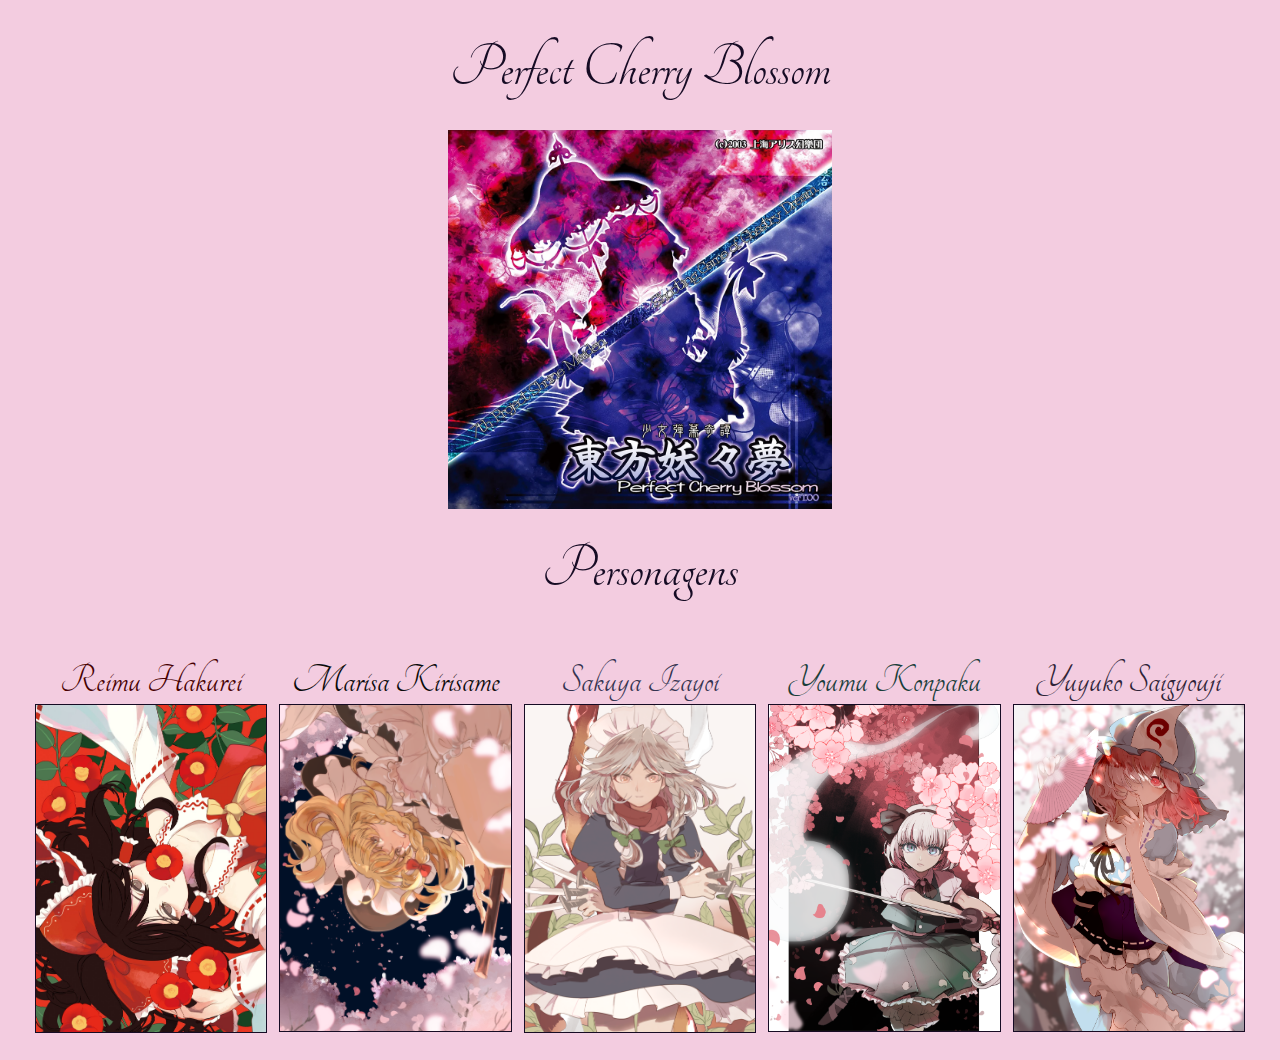
<file: index.html>
<!doctype html>
<html lang="en">
  <head>
    <meta charset="UTF-8" />
    <meta name="viewport" content="width=device-width, initial-scale=1.0" />
    <link rel="stylesheet" href="css/styles.css" />
    <link
      rel="stylesheet"
      href="https://fonts.googleapis.com/css?family=Tangerine"
    />
    <link rel="icon" href="imgs/favicon.ico" />
    <title>Touhou Youyoumu ~Perfect Cherry Blossom</title>
  </head>
  <body id="homepage">
    <header>
      <span class="title" id="title-index">Perfect Cherry Blossom</span>
      <img
        id="title-img"
        src="imgs/Th07cover.jpg"
        alt="Perfect Cherry Blossom Cover"
      />
      <span id="chars-call">Personagens</span>
    </header>
    <main>
      <div id="characters" class="char-name">
        <div class="char-info">
          <a href="reimu.html" class="reimu-text">Reimu Hakurei</a>
          <div class="char-img-div">
            <a href="reimu.html"
              ><img
                class="char-img"
                src="imgs/Reimu/Hakurei.Reimu.full.3280085.jpg"
                alt="Reimu"
            /></a>
          </div>
        </div>
        <div class="char-info">
          <a href="marisa.html" class="marisa-text">Marisa Kirisame</a>
          <div class="char-img-div">
            <a href="marisa.html"
              ><img
                class="char-img"
                src="imgs/Marisa/Kirisame.Marisa.full.3026225.png"
                alt="Kirisame Marisa"
            /></a>
          </div>
        </div>
        <div class="char-info">
          <a href="sakuya.html" class="sakuya-text">Sakuya Izayoi</a>
          <div class="char-img-div">
            <a href="sakuya.html"
              ><img
                class="char-img"
                src="imgs/Sakuya/Izayoi.Sakuya.full.3381044.png"
                alt="Sakuya Izayoi"
            /></a>
          </div>
        </div>
        <div class="char-info">
          <a href="youmu.html" class="youmu-text">Youmu Konpaku</a>
          <div class="char-img-div">
            <a href="youmu.html"
              ><img
                class="char-img"
                src="imgs/Youmu/Konpaku.Youmu.full.2865051.png"
                alt="Youmu Konpaku"
            /></a>
          </div>
        </div>
        <div class="char-info">
          <a href="yuyuko.html" class="yuyuko-text">Yuyuko Saigyouji</a>
          <div class="char-img-div">
            <a href="yuyuko.html"
              ><img
                class="char-img"
                src="imgs/Yuyuko/Saigyouji.Yuyuko.full.3236423.png"
                alt="Yuyuko Saigyouji"
            /></a>
          </div>
        </div>
      </div>
    </main>
    <footer></footer>
  </body>
</html>
</file>
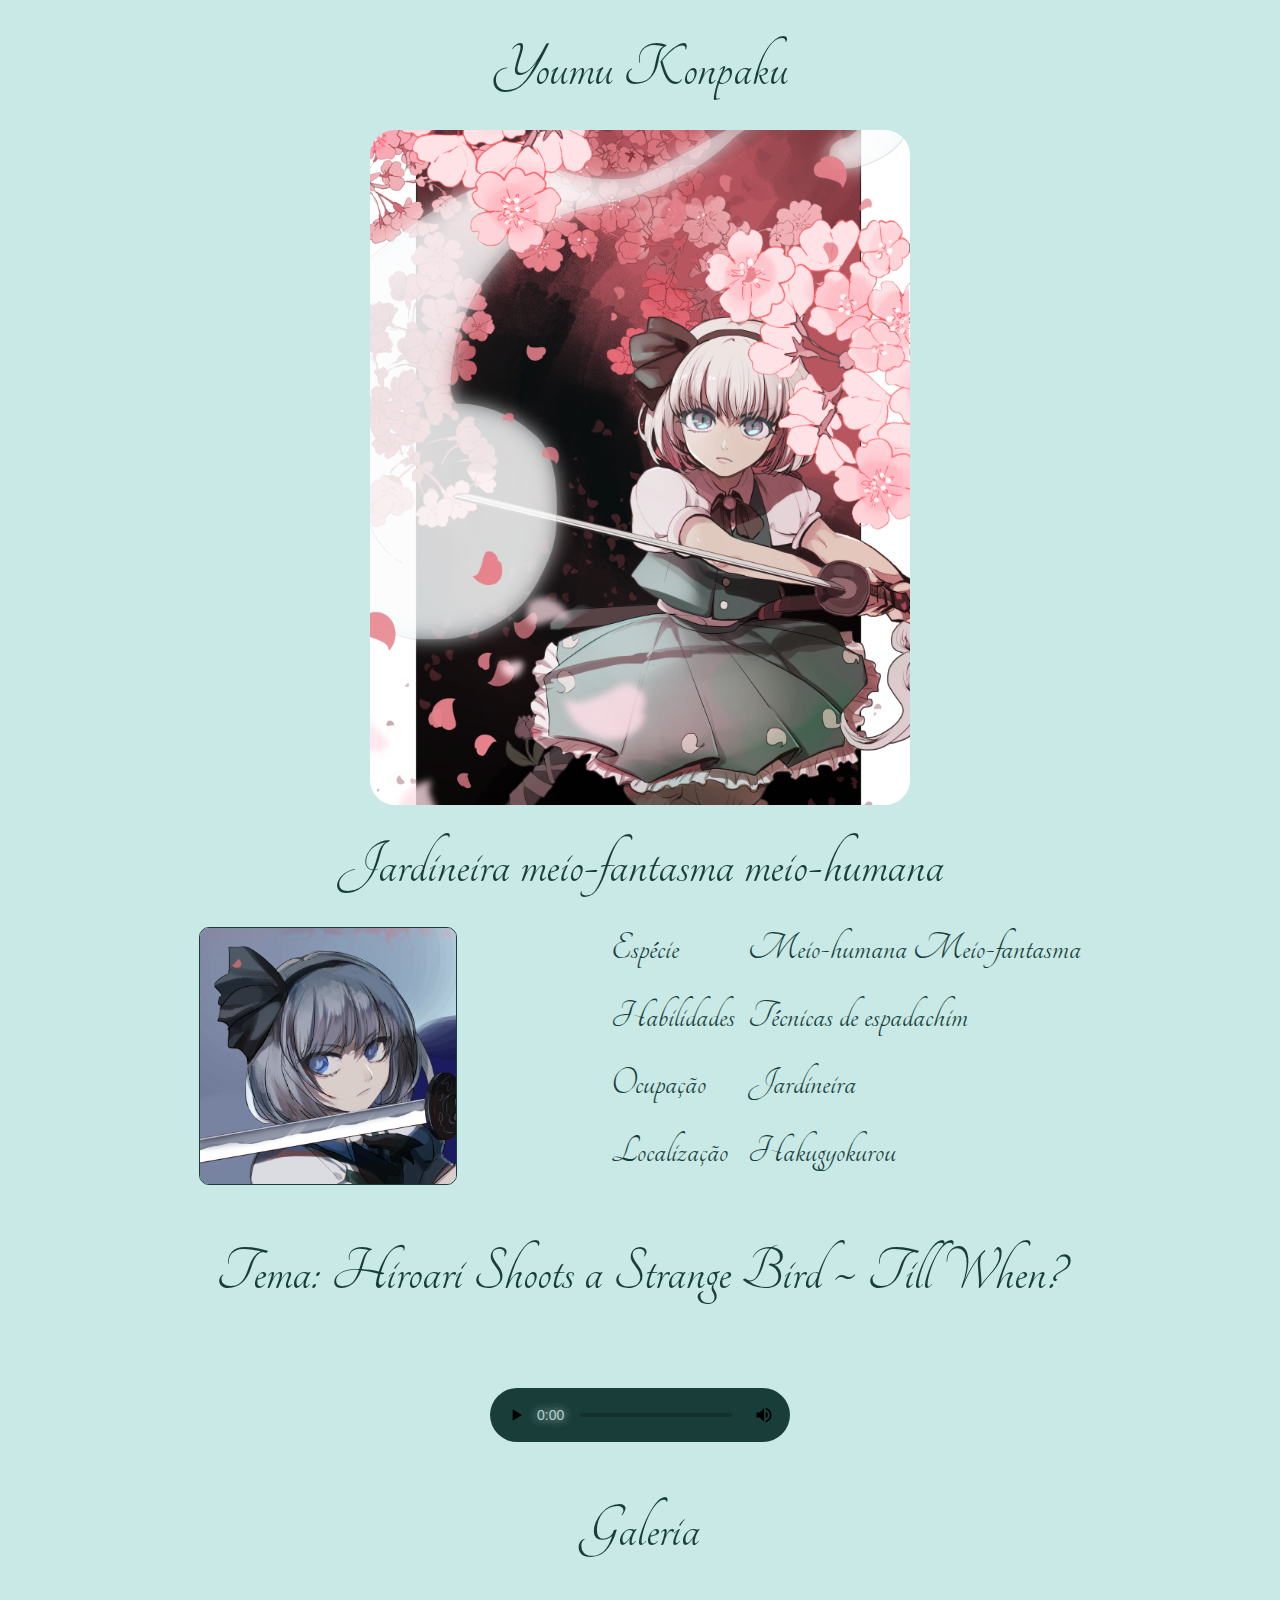
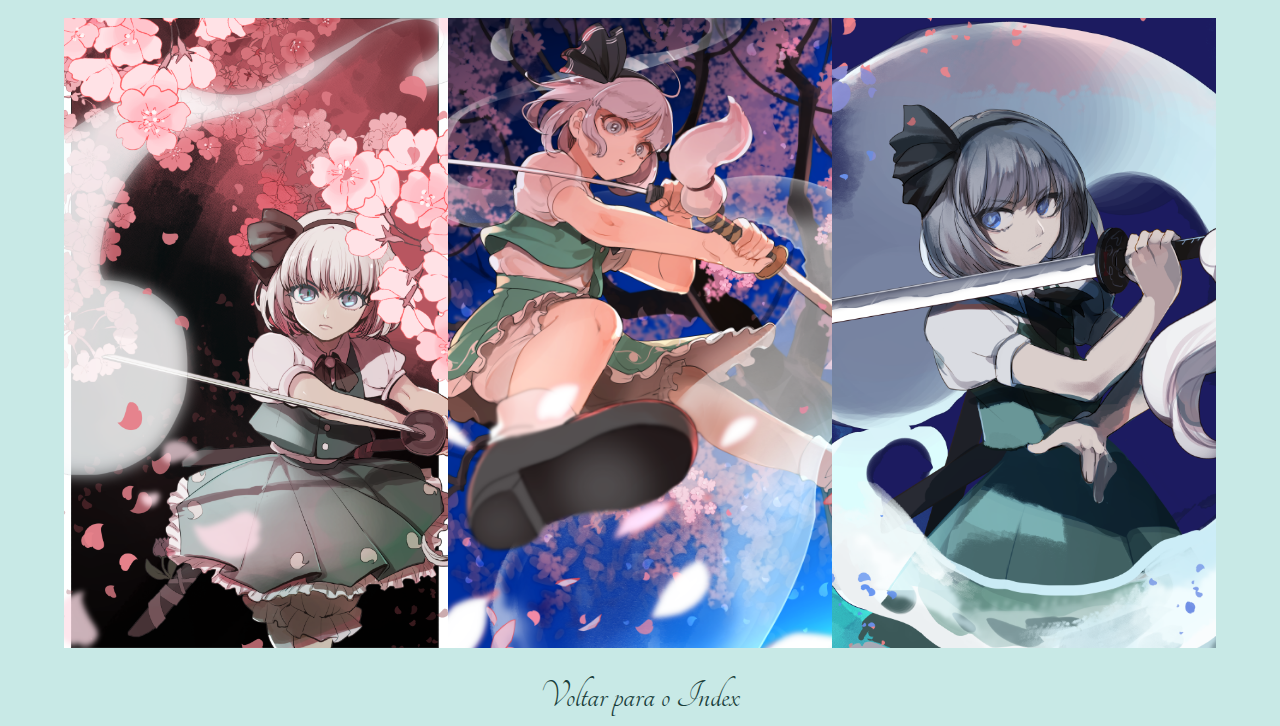
<file: youmu.html>
<!DOCTYPE html>
<html lang="en">
  <head>
    <meta charset="UTF-8" />
    <meta name="viewport" content="width=device-width, initial-scale=1.0" />
    <link rel="stylesheet" href="css/styles.css" />
    <link
      rel="stylesheet"
      href="https://fonts.googleapis.com/css?family=Tangerine"
    />
    <script src="scripts/script.js" defer></script>
    <link rel="icon" href="imgs/favicon.ico" />
    <title>Youmu Konpaku</title>
  </head>
  <body id="youmu-background">
    <header>
      <span class="title youmu-text">Youmu Konpaku</span>
      <div class="container">
        <div class="flip-card">
          <div class="flip-card-inner">
            <div class="flip-card-front">
              <img
                src="imgs/Youmu/Konpaku.Youmu.full.2865051.png"
                alt="Youmu Konpaku"
              />
            </div>
            <div class="flip-card-back">
              <img
                src="imgs/Youmu/Konpaku.Youmu.full.3236468.png"
                alt="Youmu Konpaku"
              />
            </div>
          </div>
        </div>
      </div>
      <span class="title youmu-text span-char-presentation"
        >Jardineira meio-fantasma meio-humana</span
      >
    </header>
    <main class="char-main">
      <div class="profile youmu-text">
        <img
          id="youmu-img-profile"
          src="imgs/Youmu/Youmu_profile.png"
          alt="Youmu profile"
        />
        <div class="grid-char-info">
          <span>Espécie</span>
          <span>Meio-humana Meio-fantasma</span>
          <span>Habilidades</span>
          <span>Técnicas de espadachim</span>
          <span>Ocupação</span>
          <span>Jardineira</span>
          <span>Localização</span>
          <span>Hakugyokurou</span>
        </div>
      </div>
      <div class="presentation">
        <span class="title youmu-text span-char-presentation"
          >Tema: Hiroari Shoots a Strange Bird ~ Till When?
        </span>
      </div>
      <div id="audio-youmu">
        <audio
          src="musics/[Touhou 7] Hiroari Shoots a Strange Bird ~ Till When？ (Recreation) [7OA_B7UST50].opus"
          controls
        ></audio>
      </div>
      <div class="presentation">
        <span class="title youmu-text span-char-presentation">Galeria</span>
      </div>
      <div class="gallery">
        <a href="imgs/Youmu/Konpaku.Youmu.full.2865051.png" target="_blank"
          ><img
            class="gallery-img"
            src="imgs/Youmu/Konpaku.Youmu.full.2865051.png"
            alt=""
        /></a>

        <a href="imgs/Youmu/Konpaku.Youmu.full.3236468.png" target="_blank"
          ><img
            class="gallery-img"
            src="imgs/Youmu/Konpaku.Youmu.full.3236468.png"
            alt=""
        /></a>
        <a href="imgs/Youmu/Konpaku.Youmu.full.3236452.png" target="_blank"
          ><img
            class="gallery-img"
            src="imgs/Youmu/Konpaku.Youmu.full.3236452.png"
            alt=""
        /></a>
      </div>
    </main>
  </body>
  <footer>
    <a href="index.html" class="youmu-text">Voltar para o Index</a>
  </footer>
</html>
</file>
<file: css/styles.css>
:root {
  --cherry-color: #f3cce0;
  --cover-color: #160b24;
  --reimu-color: #470000;
  --reimu-color-light: #ffa8a8;
  --marisa-color: #0a0a0a;
  --marisa-color-medium: #3d3c38;
  --marisa-color-light: #c4c4c4;
  --sakuya-color: #353451;
  --sakuya-color-light: #e0e0eb;
  --youmu-color: #193e3a;
  --youmu-color-light: #c8e9e6;
  --yuyuko-color: #2f2438;
  --yuyuko-color-light: #c2deee;
  --margin-size: 3vh;
  --img-profile-width: 20vw;
}

#homepage {
  background-color: var(--cherry-color);
}

.char-main {
  display: flex;
  flex-direction: column;
  align-items: center;
}

img {
  display: block;
}

header {
  display: flex;
  flex-direction: column;
  justify-content: center;
  align-items: center;
}

footer {
  margin-top: 3vh;
  text-align: center;
  font-family: "Tangerine", serif;
  font-size: 2.5em;
}

.title {
  color: var(--cover-color);
  font-family: "Tangerine", serif;
  font-size: 4em;
  margin: 3vh;
}

#title-img {
  width: 30vw;
}

a {
  text-decoration: none;
}

/* Characters */

.char-img-header {
  width: 30vw;
}

#chars-call {
  font-family: "Tangerine", serif;
  font-size: 4em;
  margin: 3vh;
  color: var(--cover-color);
}

#characters {
  display: flex;
  justify-content: space-between;
  font-family: "Tangerine", serif;
  font-size: 2.6em;
  margin: 3vh;
}

.profile {
  display: flex;
  justify-content: space-around;
  gap: 1vw;
  font-family: Tangerine, serif;
  font-size: 2.5em;
  width: calc(var(--img-profile-width) * 4);
}

.char-img {
  width: 18vw;
}

.char-img-div {
  border: 1px solid var(--cover-color);
}

.char-info {
  display: flex;
  flex-direction: column;
  align-items: center;
}

.grid-char-info {
  display: grid;
  grid-template-columns: repeat(2, fit-content(100%));
  gap: 1vw;
  border-left: 1vw;
}

.grid-char-info div {
  overflow: hidden;
}

/* Gallery */

.presentation {
  margin-top: var(--margin-size);
  margin-bottom: var(--margin-size);
  display: flex;
  flex-direction: column;
  justify-content: center;
  align-items: center;
}

.gallery {
  display: flex;
  flex-wrap: wrap;
  justify-content: center;
}

.gallery > a {
  display: block;
}

.gallery-img {
  height: 70vh;
  width: 30vw;
  object-fit: cover;
}

/* Reimu styling */

#reimu-background {
  background-color: var(--reimu-color-light);
}

.reimu-text {
  color: var(--reimu-color);
}

#reimu-img-profile {
  border: 1px solid var(--reimu-color);
  height: var(--img-profile-width);
  border-radius: 10px;
}

#audio-reimu {
  margin-top: 3vh;
  display: flex;
  justify-content: center;
  align-items: center;
}

#audio-reimu > audio::-webkit-media-controls-panel {
  background: var(--reimu-color);
  color: var(--reimu-color-light);
}

#audio-reimu > audio::-webkit-media-controls-current-time-display,
audio::-webkit-media-controls-time-remaining-display {
  color: var(--reimu-color-light);
}

/* Marisa styling */

#marisa-background {
  background-color: var(--marisa-color-light);
}

.marisa-text {
  color: var(--marisa-color);
}

.profile-marisa {
  font-family: Tangerine, serif;
  font-size: 2.5em;
  display: flex;
  justify-content: space-around;
  color: var(--marisa-color);
  height: var(--img-profile-width);
}

#marisa-img-profile {
  border: 1px solid var(--marisa-color);
  height: var(--img-profile-width);
  border-radius: 10px;
}

#audio-marisa {
  margin-top: 3vh;
  display: flex;
  justify-content: center;
  align-items: center;
}

#audio-marisa > audio::-webkit-media-controls-panel {
  background: var(--marisa-color-medium);
}

#audio-marisa > audio::-webkit-media-controls-current-time-display,
audio::-webkit-media-controls-time-remaining-display {
  color: var(--marisa-color-light);
}

/* Sakuya styling */

#sakuya-background {
  background-color: var(--sakuya-color-light);
}

.sakuya-text {
  color: var(--sakuya-color);
}

.profile-sakuya {
  font-family: Tangerine, serif;
  font-size: 2.5em;
  display: flex;
  justify-content: space-around;
  color: var(--sakuya-color);
  height: var(--img-profile-width);
}

#sakuya-img-profile {
  border: 1px solid var(--sakuya-color);
  height: var(--img-profile-width);
  border-radius: 10px;
}

#audio-sakuya {
  margin-top: 3vh;
  display: flex;
  justify-content: center;
  align-items: center;
}

#audio-sakuya > audio::-webkit-media-controls-panel {
  background: var(--sakuya-color);
  color: var(--sakuya-color-light);
}

#audio-sakuya > audio::-webkit-media-controls-current-time-display,
audio::-webkit-media-controls-time-remaining-display {
  color: var(--sakuya-color-light);
}

/* Youmu styling */

#youmu-background {
  background-color: var(--youmu-color-light);
}

.youmu-text {
  color: var(--youmu-color);
}

.profile-youmu {
  font-family: Tangerine, serif;
  font-size: 2.5em;
  display: flex;
  justify-content: space-around;
  color: var(--youmu-color);
  height: var(--img-profile-width);
}

#youmu-img-profile {
  border: 1px solid var(--youmu-color);
  height: var(--img-profile-width);
  border-radius: 10px;
}

.span-char-presentation {
  margin-top: var(--margin-size);
  margin-bottom: var(--margin-size);
}

#audio-youmu {
  margin-top: 3vh;
  display: flex;
  justify-content: center;
  align-items: center;
}

#audio-youmu > audio::-webkit-media-controls-panel {
  background: var(--youmu-color);
  color: var(--youmu-color-light);
}

#audio-youmu > audio::-webkit-media-controls-current-time-display,
audio::-webkit-media-controls-time-remaining-display {
  color: var(--youmu-color-light);
}

/* Yuyuko styling */

.yuyuko-text {
  color: var(--yuyuko-color);
}

.profile-yuyuko {
  font-family: Tangerine, serif;
  font-size: 2.5em;
  display: flex;
  justify-content: space-around;
  color: var(--yuyuko-color);
  height: var(--img-profile-width);
}

#yuyuko-img-profile {
  border: 1px solid var(--yuyuko-color);
  height: var(--img-profile-width);
  border-radius: 10px;
}

#yuyuko-background {
  background-color: var(--yuyuko-color-light);
}

#audio-yuyuko {
  margin-top: 3vh;
  display: flex;
  justify-content: center;
  align-items: center;
}

#audio-yuyuko > audio::-webkit-media-controls-panel {
  background: var(--yuyuko-color);
  color: var(--yuyuko-color-light);
}

#audio-yuyuko > audio::-webkit-media-controls-current-time-display,
audio::-webkit-media-controls-time-remaining-display {
  color: var(--yuyuko-color-light);
}

/* Responsive rules */

@media (max-width: 800px) {
  #title-img {
    width: 80vw;
  }

  #chars-call {
    font-size: 6em;
  }

  #characters {
    flex-direction: column;
    margin: 2vh;
  }

  .char-img {
    width: 40vw;
  }

  .char-img-header {
    width: 70vw;
  }

  .title {
    font-size: 5em;
  }

  #title-index {
    font-size: 6.5em;
  }

  .char-info {
    font-size: 2em;
  }

  .profile {
    font-size: 3em;
    width: calc(var(--img-profile-width) * 4);
  }
}

/* Flip Card */

.container {
  display: flex;
  align-items: center;
  justify-content: center;
}

.flip-card-inner.flip {
  transform: rotateY(-180deg);
}

.flip-card-back {
  transform: rotateY(-180deg);
}

.flip-card {
  background-color: transparent;
  width: 60vh;
  height: 75vh;
  perspective: 1000px; /* Para ter um efeito 3d */
}

/* Posiciona a carta de trás */
.flip-card-inner {
  position: relative;
  width: 100%;
  height: 100%;
  transition: transform 1s;
  transform-style: preserve-3d;
}

/* Posiciona as cartas uma em cima da outra */
.flip-card-front,
.flip-card-back {
  position: absolute;
  width: 100%;
  height: 100%;
  backface-visibility: hidden;
}

.flip-card-front img,
.flip-card-back img {
  width: 100%;
  height: 100%;
  border-radius: 25px;
  object-fit: cover;
}
</file>
